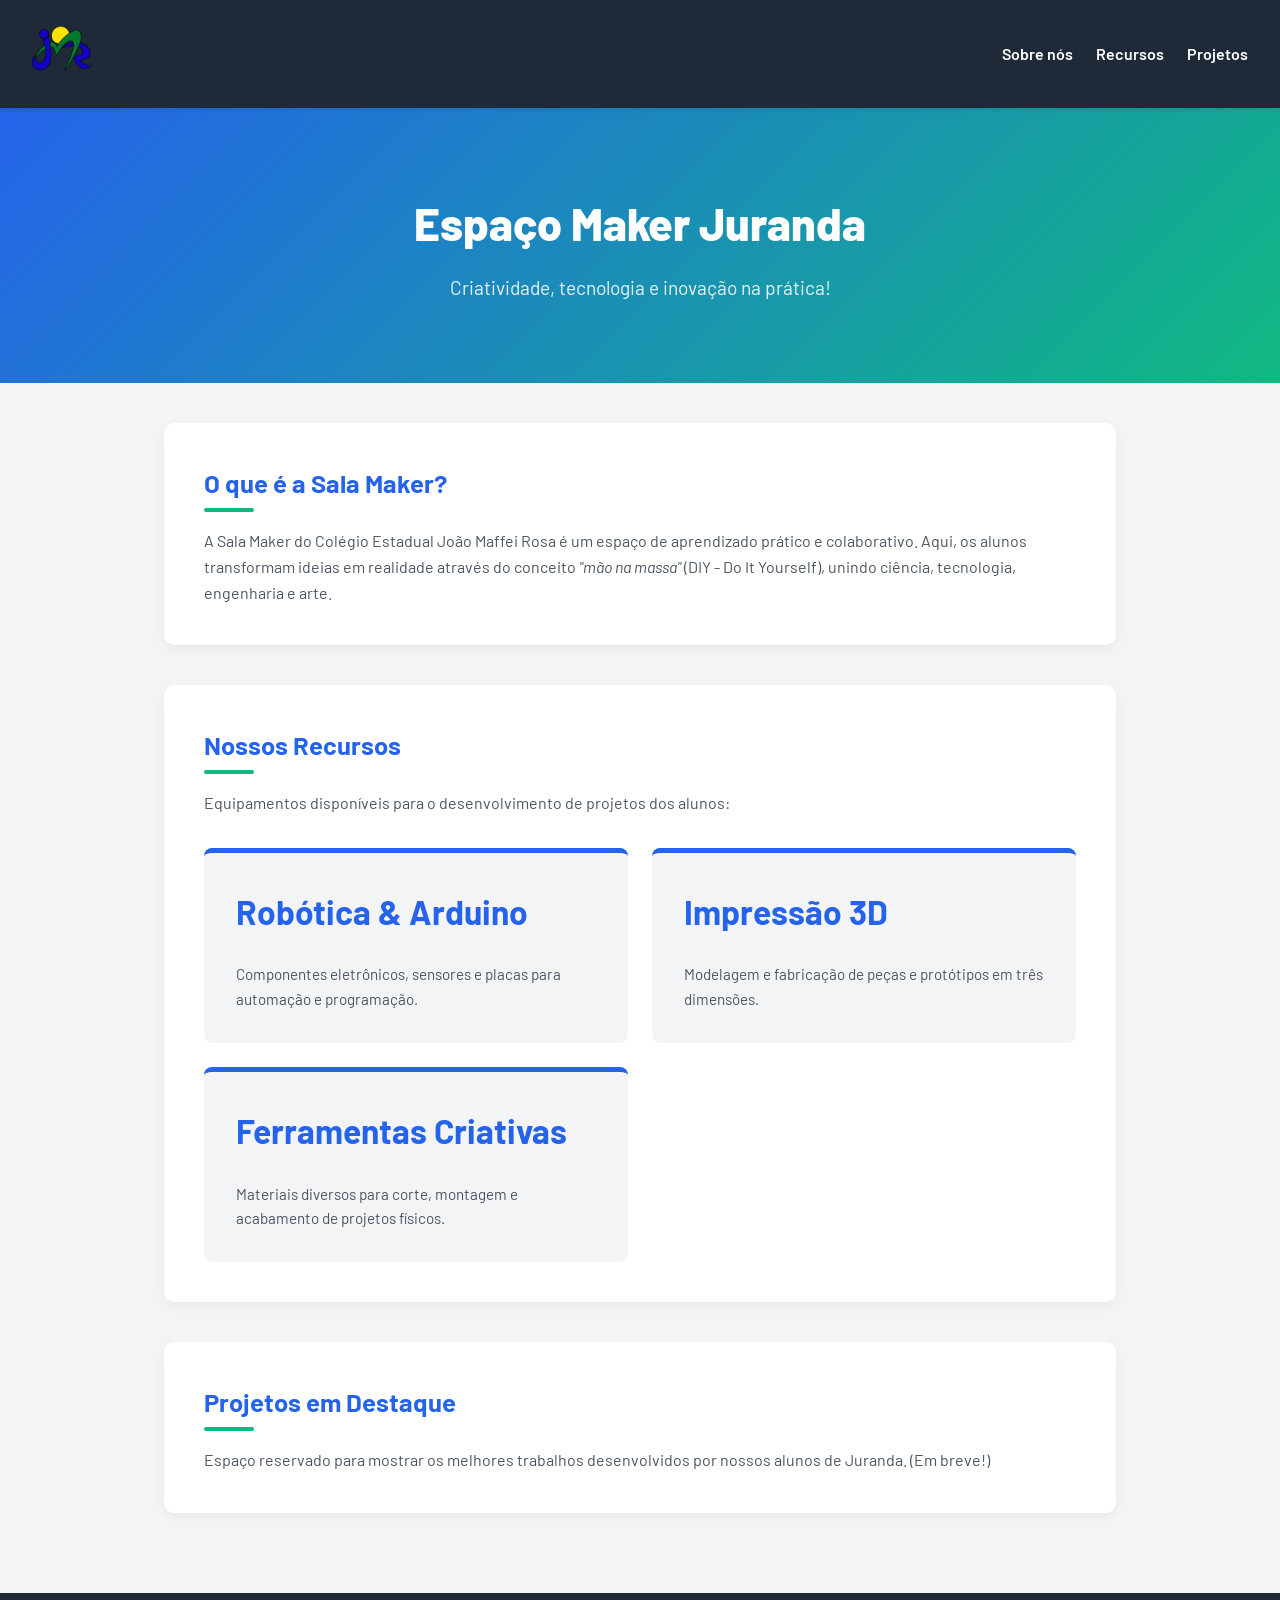
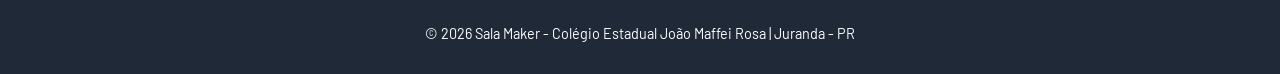
<file: index.html>
<!DOCTYPE html>
<html lang="pt-BR">
<head>
    <meta charset="UTF-8">
    <meta name="viewport" content="width=device-width, initial-scale=1.0">
    <title>Sala Maker - Colégio João Maffei Rosa</title>
  <link rel="stylesheet" href="style.css">
</head>
<body>

    <!-- Cabeçalho / Menu -->
   <header>
        <h1><img src="Emblema Abstrato Colorido com Sol Amarelo (1).png" alt="Colégio Estadual João Maffei Rosa" width="60" height="auto"></h1>
        <nav>
            <a href="sobrenos.html">Sobre nós</a>
            <a href="recursos.html">Recursos</a>
            <a href="projetos.html">Projetos</a>
        </nav>
    </header>

    
    <section class="hero">
        <h2>Espaço Maker Juranda</h2>
        <p>Criatividade, tecnologia e inovação na prática!</p>
    </section>

    <div class="container">
        
        <section id="sobre" class="section">
            <h3>O que é a Sala Maker?</h3>
            <p>A Sala Maker do Colégio Estadual João Maffei Rosa é um espaço de aprendizado prático e colaborativo. Aqui, os alunos transformam ideias em realidade através do conceito <em>"mão na massa"</em> (DIY - Do It Yourself), unindo ciência, tecnologia, engenharia e arte.</p>
        </section>

        <section id="recursos" class="section">
            <h3>Nossos Recursos</h3>
            <p>Equipamentos disponíveis para o desenvolvimento de projetos dos alunos:</p>
            <div class="grid">
                <div class="card">
                    <h4>Robótica & Arduino</h4>
                    <p>Componentes eletrônicos, sensores e placas para automação e programação.</p>
                </div>
                <div class="card">
                    <h4>Impressão 3D</h4>
                    <p>Modelagem e fabricação de peças e protótipos em três dimensões.</p>
                </div>
                <div class="card">
                    <h4>Ferramentas Criativas</h4>
                    <p>Materiais diversos para corte, montagem e acabamento de projetos físicos.</p>
                </div>
            </div>
        </section>

    
        <section id="projetos" class="section">
            <h3>Projetos em Destaque</h3>
            <p>Espaço reservado para mostrar os melhores trabalhos desenvolvidos por nossos alunos de Juranda. (Em breve!)</p>
        </section>

    </div>

    <footer>
        <p>&copy; 2026 Sala Maker - Colégio Estadual João Maffei Rosa | Juranda - PR</p>
    </footer>

</body>
</html>
</file>
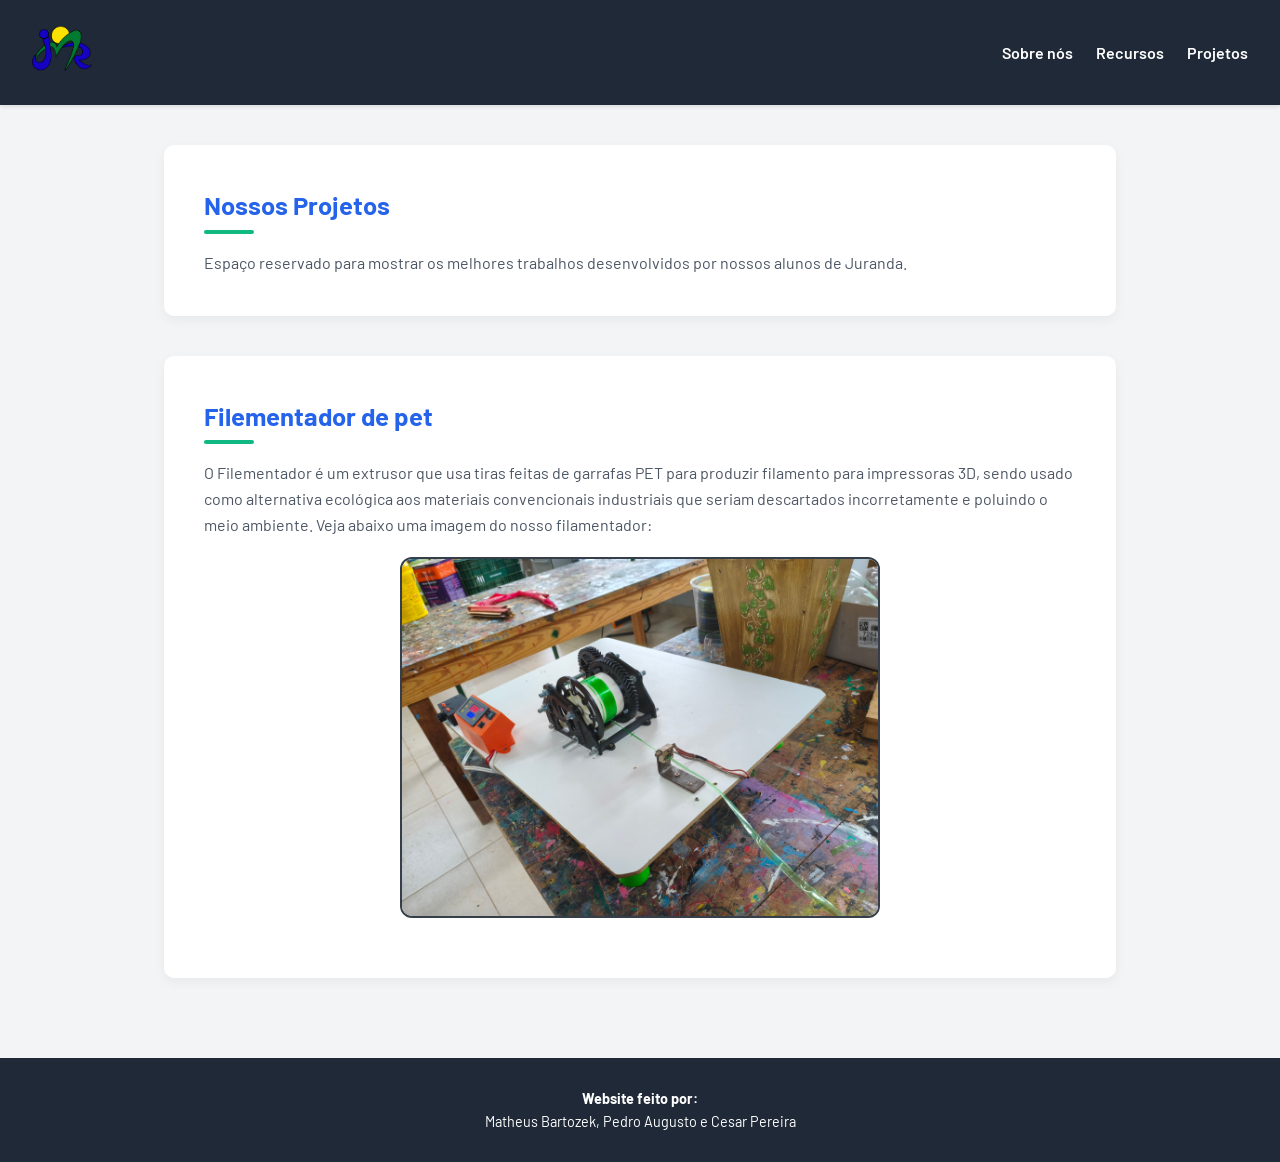
<file: projetos.html>
<!DOCTYPE html>
<html lang="pt-BR">
<head>
    <meta charset="UTF-8">
    <meta name="viewport" content="width=device-width, initial-scale=1.0">
    <title>Sala Maker - Colégio João Maffei Rosa</title>
  <link rel="stylesheet" href="style.css">
  <header>
    <a href="index.html"> 
        <img src="Emblema Abstrato Colorido com Sol Amarelo (1).png" alt="Colégio Estadual João Maffei Rosa" width="60" height="auto">
        </h1>
        </a>
        <nav>
            <a href="sobrenos.html">Sobre nós</a>
            <a href="recursos.html">Recursos</a>
            <a href="projetos.html">Projetos</a>
        </nav>
    </header>
</head>
<body>
<div class="container projetos">
     <section id="projetos" class="section">
        
            <h3>Nossos Projetos</h3>
            <p>Espaço reservado para mostrar os melhores trabalhos desenvolvidos por nossos alunos de Juranda.</p>
        </section>
    <section id="projetos" class="section">
         <h3>Filementador de pet</h3>
            <p>O Filementador é um extrusor que usa tiras feitas de garrafas PET para produzir filamento para impressoras 3D, sendo usado como alternativa ecológica aos materiais convencionais industriais que seriam descartados incorretamente e poluindo o meio ambiente. Veja abaixo uma imagem do nosso filamentador:</p>
            <img src="filementador.jpg" alt="Filementador de PET" class="imagem-projeto">

    </section>
        <div></div>


</div>

<footer>
   
        <div class="creditos-site">
            <p><b>Website feito por:</b> <p>Matheus Bartozek, Pedro Augusto e Cesar Pereira</p>
        </div>

</footer>

</body>
</html>
</file>
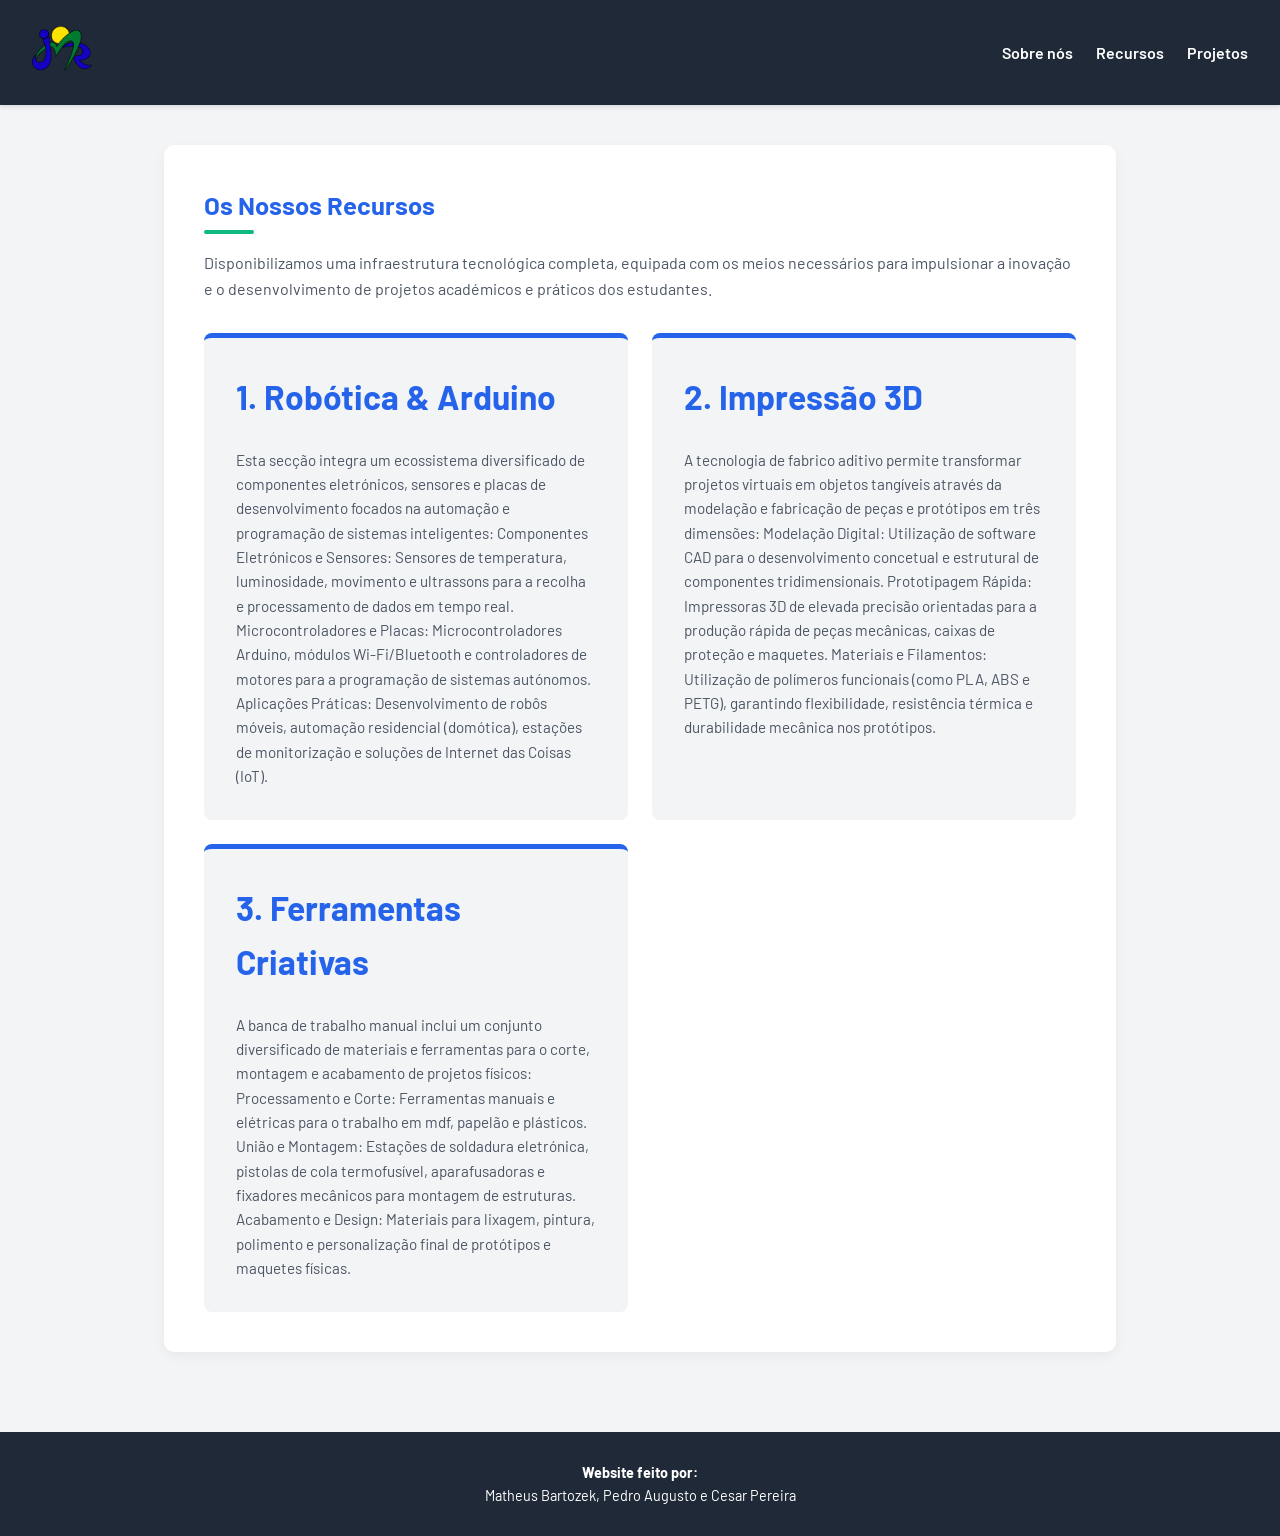
<file: recursos.html>
<!DOCTYPE html>
<html lang="pt-BR">
<head>
    <meta charset="UTF-8">
    <meta name="viewport" content="width=device-width, initial-scale=1.0">
    <title>Sala Maker - Colégio João Maffei Rosa</title>
  <link rel="stylesheet" href="style.css">
  <header>
      <a href="index.html"> 
        <img src="Emblema Abstrato Colorido com Sol Amarelo (1).png" alt="Colégio Estadual João Maffei Rosa" width="60" height="auto">
        </h1>
        </a>
        <nav>
            <a href="sobrenos.html">Sobre nós</a>
            <a href="recursos.html">Recursos</a>
            <a href="projetos.html">Projetos</a>
        </nav>
    </header>
</head>
<body>
<div class="container recursos">
    <section id="recursos" class="section">
            <h3>Os Nossos Recursos</h3>
            <p>Disponibilizamos uma infraestrutura tecnológica completa, equipada com os meios necessários para impulsionar a inovação e o desenvolvimento de projetos académicos e práticos dos estudantes.</p>
            <div class="grid">
                <div class="card">
                    <h4>1. Robótica & Arduino</h4>
                    <p>Esta secção integra um ecossistema diversificado de componentes eletrónicos, sensores e placas de desenvolvimento focados na automação e programação de sistemas inteligentes:   Componentes Eletrónicos e Sensores: Sensores de temperatura, luminosidade, movimento e ultrassons para a recolha e processamento de dados em tempo real.   Microcontroladores e Placas: Microcontroladores Arduino, módulos Wi-Fi/Bluetooth e controladores de motores para a programação de sistemas autónomos.   Aplicações Práticas: Desenvolvimento de robôs móveis, automação residencial (domótica), estações de monitorização e soluções de Internet das Coisas (IoT). </p>
                </div>
                <div class="card">
                    <h4>2. Impressão 3D</h4>
                    <p>A tecnologia de fabrico aditivo permite transformar projetos virtuais em objetos tangíveis através da modelação e fabricação de peças e protótipos em três dimensões:   Modelação Digital: Utilização de software CAD para o desenvolvimento concetual e estrutural de componentes tridimensionais.   Prototipagem Rápida: Impressoras 3D de elevada precisão orientadas para a produção rápida de peças mecânicas, caixas de proteção e maquetes.   Materiais e Filamentos: Utilização de polímeros funcionais (como PLA, ABS e PETG), garantindo flexibilidade, resistência térmica e durabilidade mecânica nos protótipos.</p>
                </div>
                <div class="card">
                    <h4>3. Ferramentas Criativas</h4>
                    <p>A banca de trabalho manual inclui um conjunto diversificado de materiais e ferramentas para o corte, montagem e acabamento de projetos físicos:   Processamento e Corte: Ferramentas manuais e elétricas para o trabalho em mdf, papelão e plásticos.   União e Montagem: Estações de soldadura eletrónica, pistolas de cola termofusível, aparafusadoras e fixadores mecânicos para montagem de estruturas.   Acabamento e Design: Materiais para lixagem, pintura, polimento e personalização final de protótipos e maquetes físicas.</p>
                </div>
            </div>
        </section>
        <div></div>

</div>

<footer>
   
        <div class="creditos-site">
            
            <p><b>Website feito por:</b> <p>Matheus Bartozek, Pedro Augusto e Cesar Pereira</p>
        </div>

</footer>

</body>
</html>
</file>
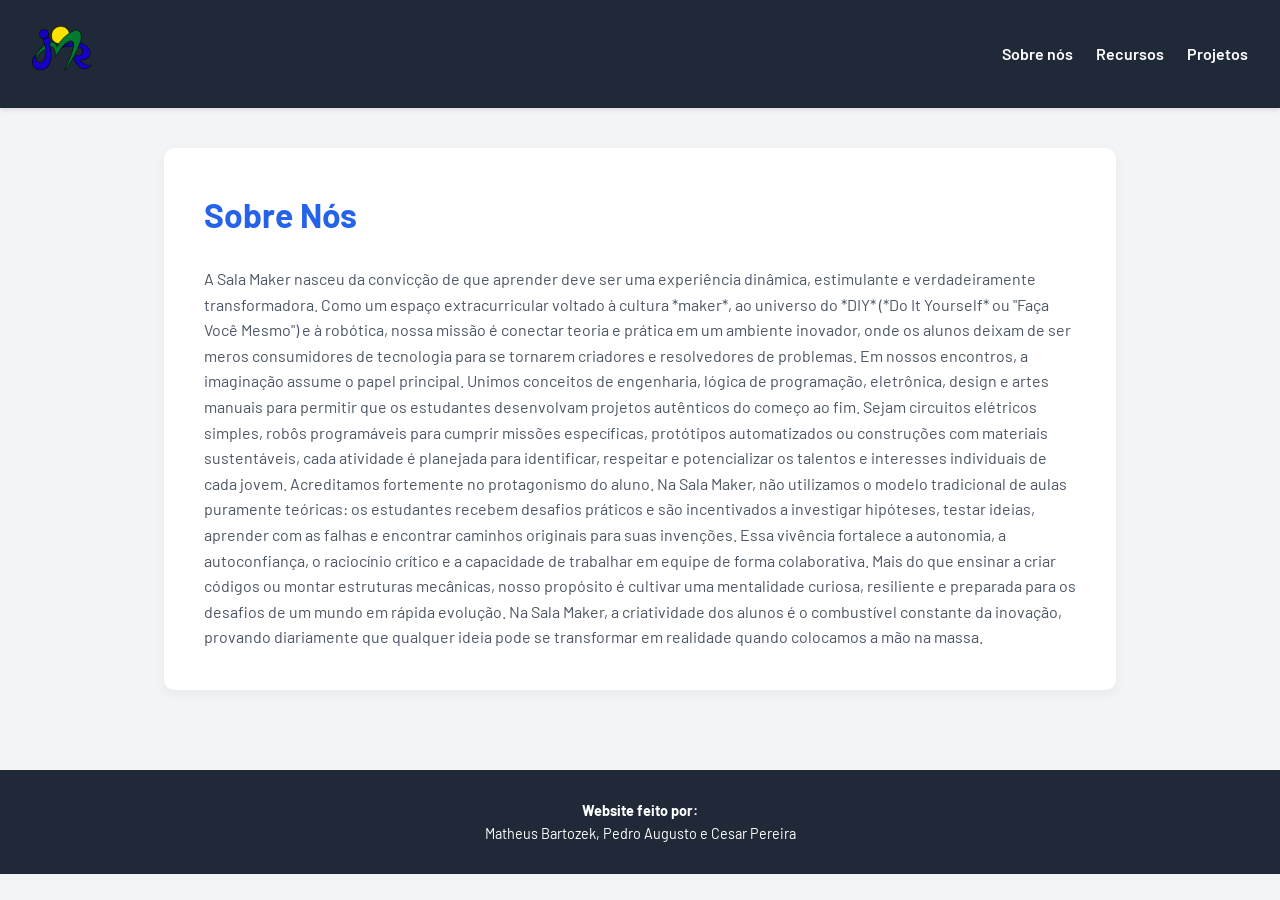
<file: sobrenos.html>
<!DOCTYPE html>
<html lang="pt-BR">
<head>
    <meta charset="UTF-8">
    <meta name="viewport" content="width=device-width, initial-scale=1.0">
    <title>Sala Maker - Colégio João Maffei Rosa</title>
  <link rel="stylesheet" href="style.css">
  <header>
       <h1>
        <a href="index.html"> 
        <img src="Emblema Abstrato Colorido com Sol Amarelo (1).png" alt="Colégio Estadual João Maffei Rosa" width="60" height="auto">
        </h1>
        </a>
        <nav>
            <a href="sobrenos.html">Sobre nós</a>
            <a href="recursos.html">Recursos</a>
            <a href="projetos.html">Projetos</a>
        </nav>
    </header>
</head>
<body>
<div class="container recursos">
    <section id="sobre" class="section">
            <h4>Sobre Nós</h4>
            <p>A Sala Maker nasceu da convicção de que aprender deve ser uma experiência dinâmica, estimulante e verdadeiramente transformadora. Como um espaço extracurricular voltado à cultura *maker*, ao universo do *DIY* (*Do It Yourself* ou "Faça Você Mesmo") e à robótica, nossa missão é conectar teoria e prática em um ambiente inovador, onde os alunos deixam de ser meros consumidores de tecnologia para se tornarem criadores e resolvedores de problemas.

Em nossos encontros, a imaginação assume o papel principal. Unimos conceitos de engenharia, lógica de programação, eletrônica, design e artes manuais para permitir que os estudantes desenvolvam projetos autênticos do começo ao fim. Sejam circuitos elétricos simples, robôs programáveis para cumprir missões específicas, protótipos automatizados ou construções com materiais sustentáveis, cada atividade é planejada para identificar, respeitar e potencializar os talentos e interesses individuais de cada jovem.

Acreditamos fortemente no protagonismo do aluno. Na Sala Maker, não utilizamos o modelo tradicional de aulas puramente teóricas: os estudantes recebem desafios práticos e são incentivados a investigar hipóteses, testar ideias, aprender com as falhas e encontrar caminhos originais para suas invenções. Essa vivência fortalece a autonomia, a autoconfiança, o raciocínio crítico e a capacidade de trabalhar em equipe de forma colaborativa.

Mais do que ensinar a criar códigos ou montar estruturas mecânicas, nosso propósito é cultivar uma mentalidade curiosa, resiliente e preparada para os desafios de um mundo em rápida evolução. Na Sala Maker, a criatividade dos alunos é o combustível constante da inovação, provando diariamente que qualquer ideia pode se transformar em realidade quando colocamos a mão na massa.</p>
        </section>


</div>

<footer>
   
        <div class="creditos-site">
            <p><b>Website feito por:</b> <p>Matheus Bartozek, Pedro Augusto e Cesar Pereira</p>
        </div>

</footer>

</body>
</html>
</file>
<file: style.css>
@import url('https://fonts.googleapis.com/css2?family=Barlow:ital,wght@0,100;0,200;0,300;0,400;0,500;0,600;0,700;0,800;0,900;1,100;1,200;1,300;1,400;1,500;1,600;1,700;1,800;1,900&display=swap');
/* ==========================================
   CONFIGURAÇÕES GERAIS E VARIÁVEIS
   ========================================== */
:root {
    --primary: #2563eb;       /* Azul Principal */
    --secondary: #10b981;     /* Verde Maker / Inovação */
    --dark: #1f2937;          /* Cinza Escuro para textos e menus */
    --light: #f3f4f6;         /* Cinza Claro para o fundo geral */
    --white: #ffffff;         /* Branco para os blocos de conteúdo */
    --transition: all 0.3s ease;
    
}

* {
    box-sizing: border-box;
    margin: 0;
    padding: 0;
}

body {
    font-family: "Barlow", sans-serif;
    line-height: 1.6;
    background-color: var(--light);
    color: var(--dark);
}



/* ==========================================
   CABEÇALHO E MENU
   ========================================== */
header {
    background-color: var(--dark);
    color: var(--white);
    padding: 1.2rem 2rem;
    display: flex;
    justify-content: space-between;
    align-items: center;
    position: sticky;
    top: 0;
    z-index: 1000;
    box-shadow: 0 2px 4px rgba(0,0,0,0.1);
}

header h1 {
    font-size: 1.4rem;
    font-weight: 700;
    letter-spacing: 0.5px;
}

nav a {
    color: var(--white);
    text-decoration: none;
    margin-left: 20px;
    font-weight: 600;
    transition: var(--transition);
}

nav a:hover {
    color: var(--secondary);
}
.btn-voltar {
    display: inline-block;
    background-color: #cec9cc;
    color: #000000;
    padding: 10px 20px;
    border-radius: 8px;
    text-decoration: none;
    font-weight: bold;
    border: 2px solid #0e4290;
    transition: all 0.3s ease;
    font-family: 'Poppins', sans-serif;
}

/* ==========================================
   BANNER PRINCIPAL (HERO)
   ========================================== */
.hero {
    background: linear-gradient(135deg, var(--primary), var(--secondary));
    color: var(--white);
    text-align: center;
    padding: 5rem 2rem;
}

.hero h2 {
    font-size: 2.8rem;
    margin-bottom: 0.8rem;
    font-weight: 800;
}

.hero p {
    font-size: 1.2rem;
    opacity: 0.9;
}

/* ==========================================
   ESTRUTURA DE CONTEÚDO (LAYOUT)
   ========================================== */
.container {
    max-width: 1000px;
    margin: 2.5rem auto;
    padding: 0 1.5rem;
}

.section {
    background: var(--white);
    padding: 2.5rem;
    border-radius: 10px;
    box-shadow: 0 4px 12px rgba(0, 0, 0, 0.05);
}

.section h3 {
    font-size: 1.6rem;
    color: var(--primary);
    position: relative;
    padding-bottom: 0.5rem;
}

/* Linha decorativa abaixo dos títulos */
.section h3::after {
    content: '';
    position: absolute;
    bottom: 0;
    left: 0;
    width: 50px;
    height: 4px;
    background-color: var(--secondary);
    border-radius: 2px;
}

.section p {
    margin-top: 2rem;
    color: #4b5563;
}

.imagem-projeto {
  display: block;
  margin: 20px auto;
  border-radius: 12px;
  border: 2px solid #353e49;
  max-width: 55%;
   height: auto;
} 



/* ==========================================
   GRID DE RECURSOS E CARDS
   ========================================== */
.grid {
    display: grid;
    grid-template-columns: repeat(auto-fit, minmax(280px, 1fr));
    gap: 1.5rem;
    margin-top: 2rem;
}

.card {
    background: var(--light);
    padding: 2rem;
    border-radius: 8px;
    border-top: 5px solid var(--primary);
    transition: var(--transition);
}

.card:hover {
    transform: translateY(-5px);
    box-shadow: 0 6px 16px rgba(0,0,0,0.1);
}

.card h4 {
    font-size: 1.2rem;
    color: var(--dark);
    margin-bottom: 0.5rem;
}

.card p {
    font-size: 0.95rem;
    margin-top: 0;
}

/* ==========================================
   RODAPÉ
   ========================================== */
footer {
    text-align: center;
    padding: 1.8rem;
    background-color: var(--dark);
    color: var(--white);
    margin-top: 5rem;
    font-size: 0.9rem;
}

/* ==========================================
   RESPONSIVIDADE (CELULARES)
   ========================================== */
@media (max-width: 768px) {
    header {
        flex-direction: column;
        gap: 1rem;
        text-align: center;
    }

    nav a {
        margin: 0 10px;
    }

    .hero h2 {
        font-size: 2rem;
    }

    .section {
        padding: 1.5rem;
    }
    .btn-voltar {
    display: inline-block;
    background-color: #cec9cc;
    color: #000000;
    padding: 10px 20px;
    border-radius: 8px;
    text-decoration: none;
    font-weight: bold;
    border: 2px solid #0e4290;
    transition: all 0.3s ease;
    font-family: 'Poppins', sans-serif;
}

}
.container2 {
    max-width: 2250px;
    margin: 2.5rem auto;
    padding: 0 1.5rem;
    font-size: 1.8rem;
}

.section {
    background: var(--white);
    padding: 2.5rem;
    border-radius: 10px;
    margin-bottom: 2.5rem;
    box-shadow: 0 4px 12px rgba(0, 0, 0, 0.05);
}

.section h4 {
    font-size: 2.1rem;
    color: #2563eb;
    margin-bottom: 1rem;
    position: relative;
    padding-bottom: 0.5rem;
}

.section p {
    margin-top: 1rem;
    color: #4b5563;
}
</file>
